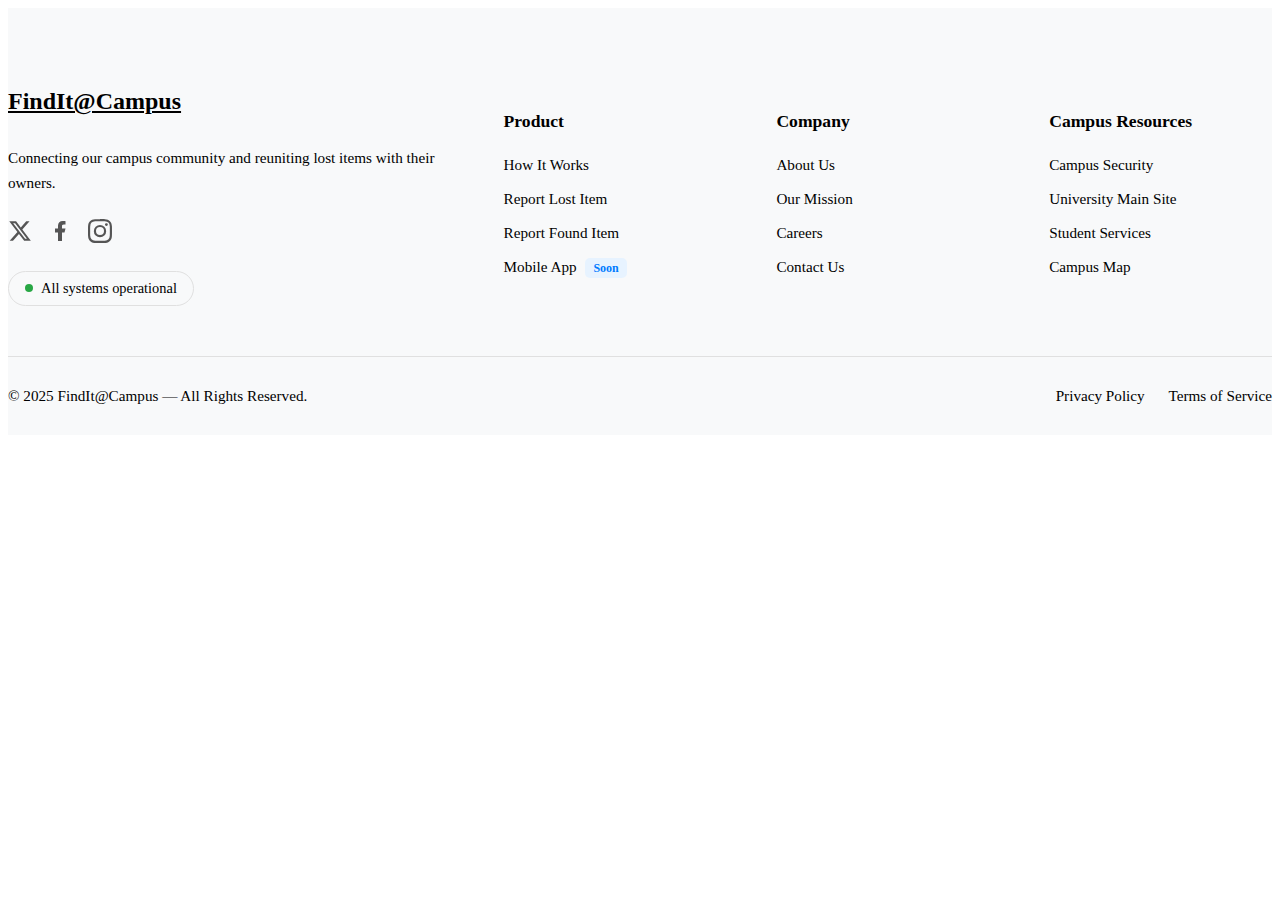
<file: frontend/footer.html>
<!DOCTYPE html>
<html lang="en">
<head>
    <meta charset="UTF-8">
    <meta name="viewport" content="width=device-width, initial-scale=1.0">
    <title>Document</title>
    <link rel="stylesheet" href="footer.css">
</head>
<body>
    <footer class="footer">
    <div class="container">
        <div class="footer-grid">
            <div class="footer-col footer-about">
                <a href="#" class="footer-logo">FindIt@Campus</a>
                <p class="footer-tagline">Connecting our campus community and reuniting lost items with their owners.</p>
                <div class="social-icons">
                    <a href="#" title="Twitter/X"><svg viewBox="0 0 24 24"><path d="M18.244 2.25h3.308l-7.227 8.26 8.502 11.24H16.17l-5.214-6.817L4.99 21.75H1.68l7.73-8.835L1.254 2.25H8.08l4.713 6.231zm-1.161 17.52h1.833L7.084 4.126H5.117z"/></svg></a>
                    <a href="#" title="Facebook"><svg viewBox="0 0 24 24"><path d="M14 13.5h2.5l1-4H14v-2c0-1.03 0-2 2-2h1.5V2.14c-.326-.043-1.557-.14-2.857-.14C11.928 2 10 3.657 10 6.7v2.8H7v4h3V22h4z"/></svg></a>
                    <a href="#" title="Instagram"><svg viewBox="0 0 24 24"><path d="M12 2.163c3.204 0 3.584.012 4.85.07 3.252.148 4.771 1.691 4.919 4.919.058 1.265.069 1.645.069 4.85s-.011 3.584-.069 4.85c-.149 3.225-1.664 4.771-4.919 4.919-1.266.058-1.644.07-4.85.07s-3.584-.012-4.85-.07c-3.252-.148-4.771-1.691-4.919-4.919-.058-1.265-.07-1.645-.07-4.85s.012-3.584.07-4.85c.149-3.225 1.664-4.771 4.919-4.919 1.266.058 1.644.07 4.85.07m0-2.163c-3.259 0-3.667.014-4.947.072-4.358.2-6.78 2.618-6.98 6.98-.059 1.281-.073 1.689-.073 4.948s.014 3.667.072 4.947c.2 4.358 2.618 6.78 6.98 6.98 1.281.058 1.689.072 4.948.072s3.667-.014 4.947-.072c4.358-.2 6.78-2.618 6.98-6.98.059-1.281.073-1.689.073-4.948s-.014-3.667-.072-4.947c-.2-4.358-2.618-6.78-6.98-6.98C15.667.014 15.259 0 12 0zm0 5.838a6.162 6.162 0 100 12.324 6.162 6.162 0 000-12.324zM12 16a4 4 0 110-8 4 4 0 010 8zm6.406-11.845a1.44 1.44 0 100 2.88 1.44 1.44 0 000-2.88z"/></svg></a>
                </div>
                <div class="status">
                    <span class="status-dot"></span> All systems operational
                </div>
            </div>

            <div class="footer-col footer-links">
                <h4>Product</h4>
                <ul>
                    <li><a href="#">How It Works</a></li>
                    <li><a href="#">Report Lost Item</a></li>
                    <li><a href="#">Report Found Item</a></li>
                    <li><a href="#">Mobile App <span class="badge">Soon</span></a></li>
                </ul>
            </div>

            <div class="footer-col footer-links">
                <h4>Company</h4>
                <ul>
                    <li><a href="#">About Us</a></li>
                    <li><a href="#">Our Mission</a></li>
                    <li><a href="#">Careers</a></li>
                    <li><a href="#">Contact Us</a></li>
                </ul>
            </div>
            
            <div class="footer-col footer-links">
                <h4>Campus Resources</h4>
                <ul>
                    <li><a href="#">Campus Security</a></li>
                    <li><a href="#">University Main Site</a></li>
                    <li><a href="#">Student Services</a></li>
                    <li><a href="#">Campus Map</a></li>
                </ul>
            </div>
        </div>
        
        <hr class="footer-divider">

        <div class="footer-bottom">
            <p class="copyright">&copy; 2025 FindIt@Campus — All Rights Reserved.</p>
            <div class="legal-links">
                <a href="#">Privacy Policy</a>
                <a href="#">Terms of Service</a>
            </div>
        </div>
    </div>
</footer>
</body>
</html>
</file>
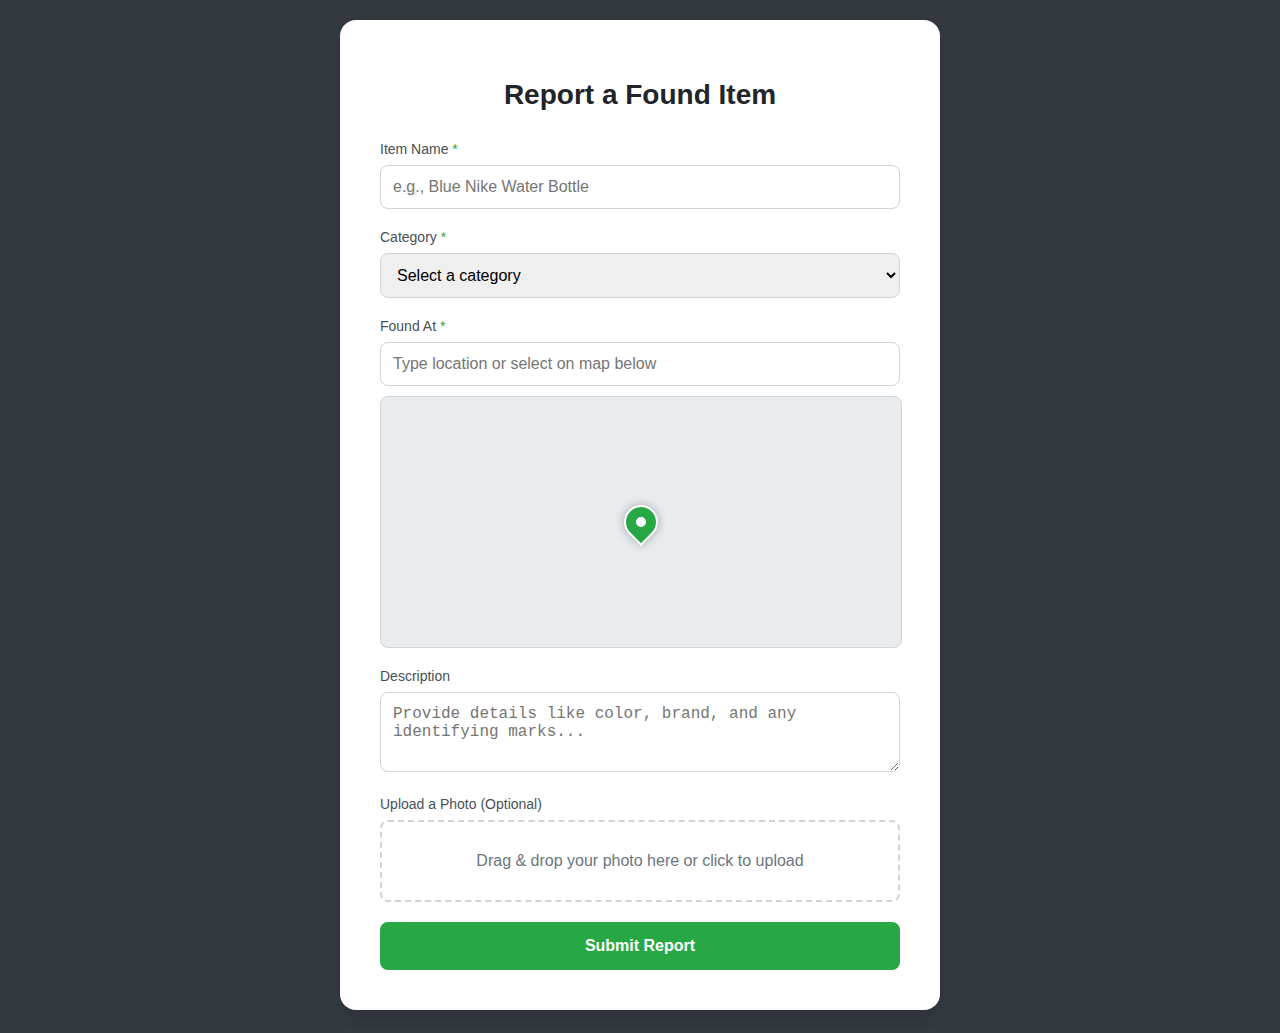
<file: frontend/found.html>
<!DOCTYPE html>
<html lang="en">
<head>
    <meta charset="UTF-8">
    <meta name="viewport" content="width=device-width, initial-scale=1.0">
    <title>Report a Found Item - FindIt@Campus</title>
    <link rel="stylesheet" href="found.css">
</head>
<body>
    <div class="form-container">
        <h1>Report a Found Item</h1>
        
        <form class="report-form">
            <div class="form-group">
                <label for="item-name">Item Name <span class="required">*</span></label>
                <input type="text" id="item-name" class="form-control" placeholder="e.g., Blue Nike Water Bottle" required>
            </div>

            <div class="form-group">
                <label for="category">Category <span class="required">*</span></label>
                <select id="category" class="form-control" required>
                    <option value="" disabled selected>Select a category</option>
                    <option value="electronics">Electronics</option>
                    <option value="books">Books & Notes</option>
                    <option value="clothing">Clothing & Accessories</option>
                    <option value="keys">Keys</option>
                    <option value="id_cards">ID Cards & Wallets</option>
                    <option value="other">Other</option>
                </select>
            </div>

            <div class="form-group">
                <label for="location">Found At <span class="required">*</span></label>
                <input type="text" id="location" class="form-control" placeholder="Type location or select on map below" required>
                <div class="map-preview">
                    <div class="pin"></div>
                </div>
            </div>
            
            <div class="form-group">
                <label for="description">Description</label>
                <textarea id="description" class="form-control" rows="3" placeholder="Provide details like color, brand, and any identifying marks..."></textarea>
            </div>
            
            <div class="form-group">
                 <label for="photo">Upload a Photo (Optional)</label>
                 <div class="file-upload-area">
                    <p>Drag & drop your photo here or click to upload</p>
                    <input type="file" id="photo" class="form-control" style="display: none;">
                 </div>
            </div>

            <button type="submit" class="submit-btn">Submit Report</button>

            
        </form>
    </div>
</body>
</html>
</file>
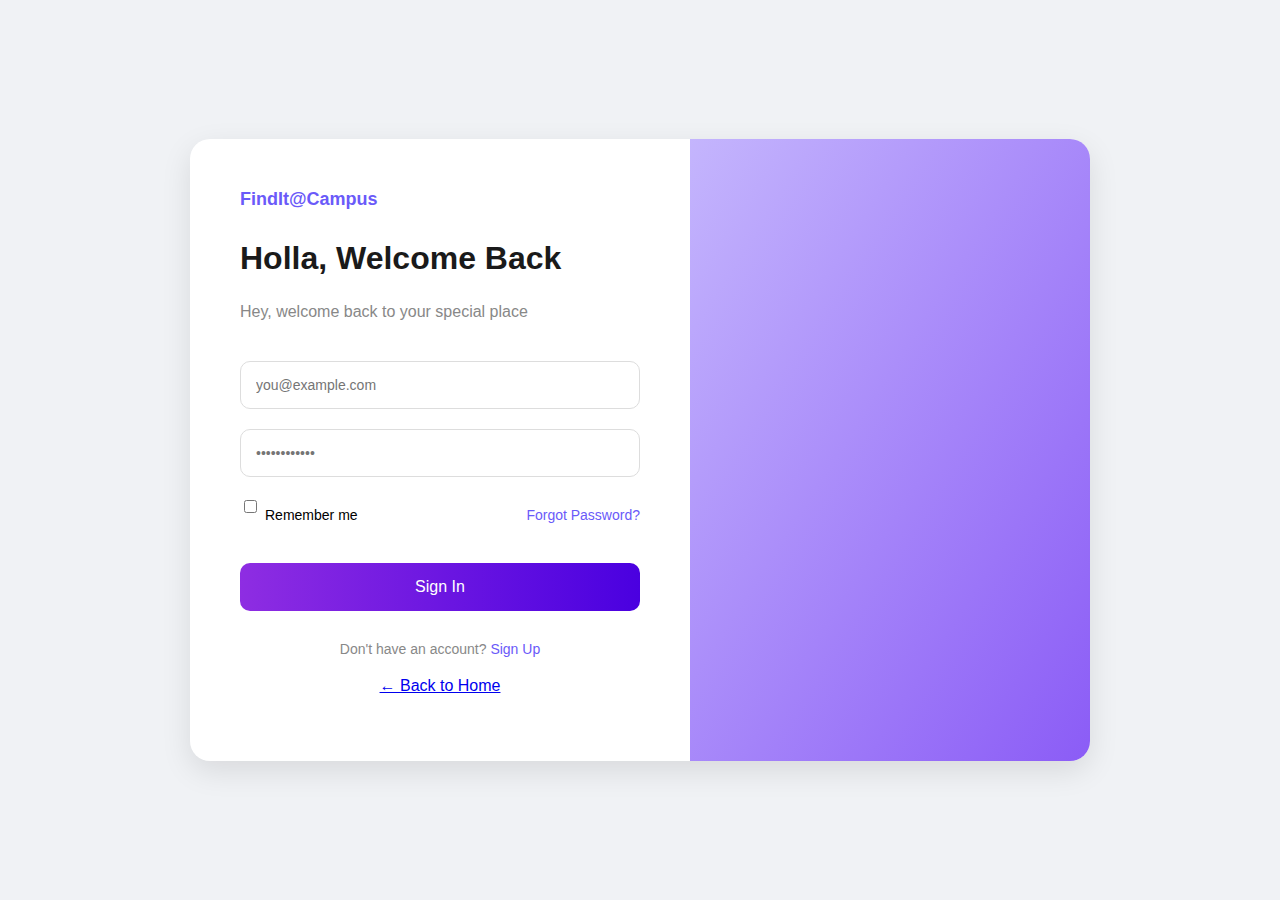
<file: frontend/login.html>
<!DOCTYPE html>
<html lang="en">
<head>
    <meta charset="UTF-8">
    <meta name="viewport" content="width=device-width, initial-scale=1.0">
    <title>Login - FindIt@Campus</title>
    <link rel="stylesheet" href="login.css">
</head>
<body>
    <div class="login-container">
        <div class="login-form-container">
            <div class="logo">FindIt@Campus</div>
            <h1>Holla, Welcome Back</h1>
            <p class="subtitle">Hey, welcome back to your special place</p>

            <form class="login-form">
                <input type="email" placeholder="you@example.com" required>
                <input type="password" placeholder="••••••••••••" required>
                
                <div class="form-options">
                    <label class="remember-me">
                        <input type="checkbox" name="remember"> Remember me
                    </label>
                    <a href="#">Forgot Password?</a>
                </div>

                <button type="submit" class="signin-btn">Sign In</button>
            </form>

            <div class="signup-link">
                Don't have an account? <a href="#">Sign Up</a>
            </div>

            <p style="text-align:center; margin-top:20px;">
                <a href="index.html">← Back to Home</a>
            </p>
        </div>

        <div class="login-illustration-container">
            <div class="illustration"></div>
        </div>
    </div>
</body>
</html>
</file>
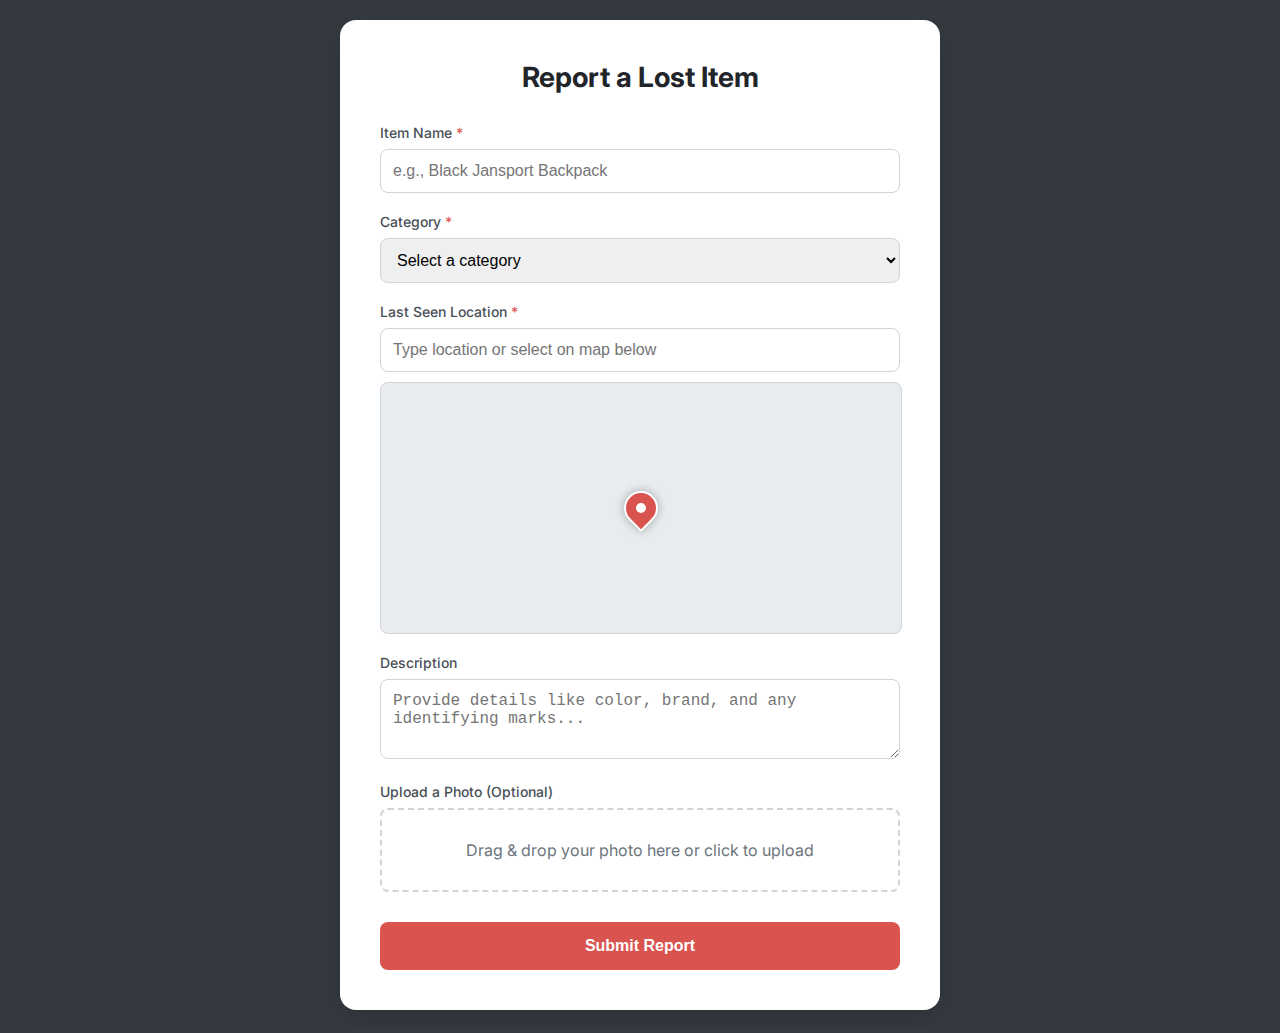
<file: frontend/lostForm.html>
<!DOCTYPE html>
<html lang="en">
<head>
    <meta charset="UTF-8">
    <meta name="viewport" content="width=device-width, initial-scale=1.0">
    <title>Report a Lost Item - FindIt@Campus</title>
    <link href="https://fonts.googleapis.com/css2?family=Inter:wght@400;500;700&display=swap" rel="stylesheet">
    <style>
        /* General Body Styles */
        body {
            font-family: 'Inter', sans-serif;
            background-color: #343a40; /* Dark background like the image context */
            margin: 0;
            display: flex;
            justify-content: center;
            align-items: center;
            min-height: 100vh;
            padding: 20px;
        }

        /* Main container for the form card */
        .form-container {
            width: 100%;
            max-width: 600px;
            background-color: #ffffff;
            border-radius: 16px;
            box-shadow: 0 8px 24px rgba(0, 0, 0, 0.15);
            padding: 40px;
            box-sizing: border-box;
        }

        .form-container h1 {
            text-align: center;
            font-size: 28px;
            font-weight: 700;
            color: #212529;
            margin: 0 0 30px 0;
        }
        
        /* Form styling */
        .report-form .form-group {
            margin-bottom: 20px;
        }

        .report-form label {
            display: block;
            margin-bottom: 8px;
            font-weight: 500;
            color: #495057;
            font-size: 14px;
        }
        
        .report-form label .required {
            color: #d9534f;
        }

        .report-form .form-control {
            width: 100%;
            padding: 12px;
            border: 1px solid #ced4da;
            border-radius: 8px;
            font-size: 16px;
            box-sizing: border-box;
            transition: border-color 0.2s;
        }

        .report-form .form-control:focus {
            outline: none;
            border-color: #8b5cf6; /* Purple highlight on focus */
        }

        /* Map Section Styling */
        .map-preview {
            width: 100%;
            height: 250px;
            background-color: #e9ecef;
            border-radius: 8px;
            margin-top: 10px;
            border: 1px solid #ced4da;
            display: flex;
            justify-content: center;
            align-items: center;
            color: #6c757d;
            font-size: 16px;
            cursor: pointer;
            background-image: url('https://placehold.co/600x250/e9ecef/6c757d?text=Campus+Map+View');
            background-size: cover;
            background-position: center;
            position: relative;
        }
        
        .map-preview .pin {
            width: 30px;
            height: 30px;
            background-color: #d9534f;
            border-radius: 50% 50% 50% 0;
            transform: rotate(-45deg);
            position: absolute;
            border: 2px solid white;
            box-shadow: 0 0 10px rgba(0,0,0,0.3);
        }
        
        .map-preview .pin::after {
            content: '';
            width: 10px;
            height: 10px;
            background-color: white;
            border-radius: 50%;
            position: absolute;
            top: 50%;
            left: 50%;
            transform: translate(-50%, -50%);
        }


        /* Special styling for the file upload area */
        .file-upload-area {
            border: 2px dashed #ced4da;
            border-radius: 8px;
            padding: 30px;
            text-align: center;
            cursor: pointer;
            transition: border-color 0.2s;
        }
        
        .file-upload-area:hover {
            border-color: #8b5cf6;
        }
        
        .file-upload-area p {
            margin: 0;
            color: #6c757d;
        }

        /* Submit Button */
        .submit-btn {
            width: 100%;
            background-color: #d9534f; /* Red color from the image */
            color: white;
            border: none;
            padding: 15px;
            border-radius: 8px;
            font-size: 16px;
            font-weight: 700;
            cursor: pointer;
            margin-top: 10px;
            transition: background-color 0.3s;
        }

        .submit-btn:hover {
            background-color: #c9302c;
        }

        /* Responsive Design */
        @media (max-width: 640px) {
            .form-container {
                padding: 20px;
            }
            .form-container h1 {
                font-size: 24px;
            }
        }
    </style>
</head>
<body>

    <div class="form-container">
        <h1>Report a Lost Item</h1>
        
        <form class="report-form">
            <!-- Item Name -->
            <div class="form-group">
                <label for="item-name">Item Name <span class="required">*</span></label>
                <input type="text" id="item-name" class="form-control" placeholder="e.g., Black Jansport Backpack" required>
            </div>

            <!-- Category -->
            <div class="form-group">
                <label for="category">Category <span class="required">*</span></label>
                <select id="category" class="form-control" required>
                    <option value="" disabled selected>Select a category</option>
                    <option value="electronics">Electronics</option>
                    <option value="books">Books & Notes</option>
                    <option value="clothing">Clothing & Accessories</option>
                    <option value="keys">Keys</option>
                    <option value="id_cards">ID Cards & Wallets</option>
                    <option value="other">Other</option>
                </select>
            </div>

            <!-- Last Seen Location -->
            <div class="form-group">
                <label for="location">Last Seen Location <span class="required">*</span></label>
                <input type="text" id="location" class="form-control" placeholder="Type location or select on map below" required>
                <!-- Interactive Map Placeholder -->
                <div class="map-preview" onclick="alert('In a real app, this would open an interactive map to select a location.');">
                    <!-- This pin is for visual representation -->
                    <div class="pin"></div>
                </div>
            </div>
            
            <!-- Description -->
            <div class="form-group">
                <label for="description">Description</label>
                <textarea id="description" class="form-control" rows="3" placeholder="Provide details like color, brand, and any identifying marks..."></textarea>
            </div>
            
            <!-- Image Upload -->
            <div class="form-group">
                 <label for="photo">Upload a Photo (Optional)</label>
                 <div class="file-upload-area">
                    <p>Drag & drop your photo here or click to upload</p>
                    <input type="file" id="photo" class="form-control" style="display: none;">
                 </div>
            </div>

            <button type="submit" class="submit-btn">Submit Report</button>
        </form>
    </div>

</body>
</html>
</file>
<file: frontend/footer.css>
/* --- Footer Styles --- */
.footer {
    background-color: #f8f9fa; /* A very light grey */
    padding: 80px 0 30px 0;
    color: var(--text-color);
    font-size: 0.95rem;
}

.footer-grid {
    display: grid;
    grid-template-columns: 2fr 1fr 1fr 1fr;
    gap: 50px;
    margin-bottom: 50px;
}

.footer-logo {
    font-size: 1.5rem;
    font-weight: 700;
    color: var(--heading-color);
    margin-bottom: 1rem;
    display: inline-block;
}

.footer-tagline {
    margin-bottom: 1.5rem;
    line-height: 1.6;
}

.social-icons {
    display: flex;
    gap: 1rem;
    margin-bottom: 1.5rem;
}

.social-icons a {
    color: #555;
    transition: color 0.3s ease;
}

.social-icons a:hover {
    color: var(--primary-color);
}

.social-icons svg {
    width: 24px;
    height: 24px;
    fill: currentColor;
}

.status {
    display: inline-flex;
    align-items: center;
    padding: 8px 16px;
    border: 1px solid #e0e0e0;
    border-radius: 50px;
    font-size: 0.9rem;
    font-weight: 500;
}

.status-dot {
    display: inline-block;
    width: 8px;
    height: 8px;
    background-color: #28a745; /* Green */
    border-radius: 50%;
    margin-right: 8px;
}

.footer-links h4 {
    color: var(--heading-color);
    font-size: 1.1rem;
    margin-bottom: 1.5rem;
    font-weight: 600;
}

.footer-links ul {
    list-style: none;
    padding: 0;
}

.footer-links li {
    margin-bottom: 1rem;
}

.footer-links a {
    color: var(--text-color);
    text-decoration: none;
    transition: color 0.3s ease;
}

.footer-links a:hover {
    color: var(--primary-color);
}

.badge {
    background-color: #e7f3ff;
    color: #007bff;
    font-size: 0.75rem;
    padding: 3px 8px;
    border-radius: 5px;
    font-weight: 600;
    margin-left: 5px;
}

.footer-divider {
    border: none;
    height: 1px;
    background-color: #e0e0e0;
    margin-bottom: 30px;
}

.footer-bottom {
    display: flex;
    justify-content: space-between;
    align-items: center;
}

.copyright {
    margin: 0;
}

.legal-links a {
    color: var(--text-color);
    text-decoration: none;
    margin-left: 20px;
    transition: color 0.3s ease;
}

.legal-links a:hover {
    color: var(--primary-color);
}

/* --- Footer Responsiveness --- */
@media (max-width: 992px) {
    .footer-grid {
        grid-template-columns: 1fr 1fr;
        gap: 40px;
    }
}

@media (max-width: 768px) {
    .footer-grid {
        grid-template-columns: 1fr;
    }
    
    .footer-bottom {
        flex-direction: column;
        gap: 15px;
        text-align: center;
    }
    
    .legal-links {
        order: -1; /* Move legal links above copyright on mobile */
    }
}
</file>
<file: frontend/found.css>
/* Same as lost.css but with green theme */
body {
    font-family: 'Inter', sans-serif;
    background-color: #343a40;
    margin: 0;
    display: flex;
    justify-content: center;
    align-items: center;
    min-height: 100vh;
    padding: 20px;
}

.form-container {
    width: 100%;
    max-width: 600px;
    background-color: #ffffff;
    border-radius: 16px;
    box-shadow: 0 8px 24px rgba(0, 0, 0, 0.15);
    padding: 40px;
    box-sizing: border-box;
}

.form-container h1 {
    text-align: center;
    font-size: 28px;
    font-weight: 700;
    color: #212529;
    margin-bottom: 30px;
}

.report-form .form-group {
    margin-bottom: 20px;
}

.report-form label {
    display: block;
    margin-bottom: 8px;
    font-weight: 500;
    color: #495057;
    font-size: 14px;
}

.report-form label .required {
    color: #28a745;
}

.form-control {
    width: 100%;
    padding: 12px;
    border: 1px solid #ced4da;
    border-radius: 8px;
    font-size: 16px;
    box-sizing: border-box;
}

.form-control:focus {
    border-color: #8b5cf6;
    outline: none;
}

.map-preview {
    width: 100%;
    height: 250px;
    background-color: #e9ecef;
    border-radius: 8px;
    margin-top: 10px;
    border: 1px solid #ced4da;
    background-image: url('https://placehold.co/600x250/e9ecef/6c757d?text=Campus+Map+View');
    background-size: cover;
    background-position: center;
    position: relative;
}

.pin {
    width: 30px;
    height: 30px;
    background-color: #28a745;
    border-radius: 50% 50% 50% 0;
    transform: rotate(-45deg);
    position: absolute;
    top: 50%;
    left: 50%;
    transform: translate(-50%, -50%) rotate(-45deg);
    border: 2px solid white;
    box-shadow: 0 0 10px rgba(0,0,0,0.3);
}

.pin::after {
    content: '';
    width: 10px;
    height: 10px;
    background-color: white;
    border-radius: 50%;
    position: absolute;
    top: 50%;
    left: 50%;
    transform: translate(-50%, -50%);
}

.file-upload-area {
    border: 2px dashed #ced4da;
    border-radius: 8px;
    padding: 30px;
    text-align: center;
    cursor: pointer;
}

.file-upload-area:hover {
    border-color: #8b5cf6;
}

.file-upload-area p {
    margin: 0;
    color: #6c757d;
}

.submit-btn {
    width: 100%;
    background-color: #28a745;
    color: white;
    border: none;
    padding: 15px;
    border-radius: 8px;
    font-size: 16px;
    font-weight: 700;
    cursor: pointer;
}

.submit-btn:hover {
    background-color: #218838;
}

@media (max-width: 640px) {
    .form-container {
        padding: 20px;
    }
    .form-container h1 {
        font-size: 24px;
    }
}
</file>
<file: frontend/login.css>
body {
    font-family: 'Inter', sans-serif;
    background-color: #f0f2f5;
    margin: 0;
    display: flex;
    justify-content: center;
    align-items: center;
    height: 100vh;
}

/* Container */
.login-container {
    display: flex;
    width: 100%;
    max-width: 900px;
    min-height: 550px;
    background-color: #ffffff;
    border-radius: 20px;
    box-shadow: 0 10px 30px rgba(0, 0, 0, 0.1);
    overflow: hidden;
}

/* Left Side Form */
.login-form-container {
    flex-basis: 50%;
    padding: 50px;
    display: flex;
    flex-direction: column;
    justify-content: center;
}

.login-form-container .logo {
    font-weight: 700;
    font-size: 18px;
    color: #6a5af9;
    margin-bottom: 30px;
}

.login-form-container h1 {
    font-size: 32px;
    font-weight: 700;
    color: #1a1a1a;
    margin: 0 0 10px 0;
}

.login-form-container .subtitle {
    font-size: 16px;
    color: #888;
    margin-bottom: 40px;
}

/* Form */
.login-form {
    display: flex;
    flex-direction: column;
}

.login-form input {
    padding: 15px;
    margin-bottom: 20px;
    border: 1px solid #ddd;
    border-radius: 10px;
    font-size: 14px;
}

.form-options {
    display: flex;
    justify-content: space-between;
    align-items: center;
    margin-bottom: 30px;
    font-size: 14px;
}

.form-options .remember-me {
    display: flex;
    align-items: center;
}

.form-options .remember-me input {
    margin-right: 8px;
}

.form-options a {
    color: #6a5af9;
    text-decoration: none;
}

.signin-btn {
    background: linear-gradient(to right, #8e2de2, #4a00e0);
    color: white;
    border: none;
    padding: 15px;
    border-radius: 10px;
    font-size: 16px;
    font-weight: 500;
    cursor: pointer;
    transition: opacity 0.3s;
}

.signin-btn:hover {
    opacity: 0.9;
}

.signup-link {
    text-align: center;
    margin-top: 30px;
    font-size: 14px;
    color: #888;
}

.signup-link a {
    color: #6a5af9;
    font-weight: 500;
    text-decoration: none;
}

/* Right Side Illustration */
.login-illustration-container {
    flex-basis: 50%;
    background: linear-gradient(to bottom right, #c4b5fd, #8b5cf6);
    display: flex;
    justify-content: center;
    align-items: center;
}

.illustration {
    width: 80%;
    max-width: 350px;
    background: url('https://i.imgur.com/gY9J41O.png') no-repeat center center;
    background-size: contain;
    height: 100%;
}

.back {
    text-decoration: none;
}

/* Responsive */
@media (max-width: 768px) {
    .login-container {
        flex-direction: column;
        max-width: 400px;
        min-height: auto;
    }
    .login-illustration-container {
        display: none;
    }
    .login-form-container {
        padding: 30px;
    }
}
</file>
